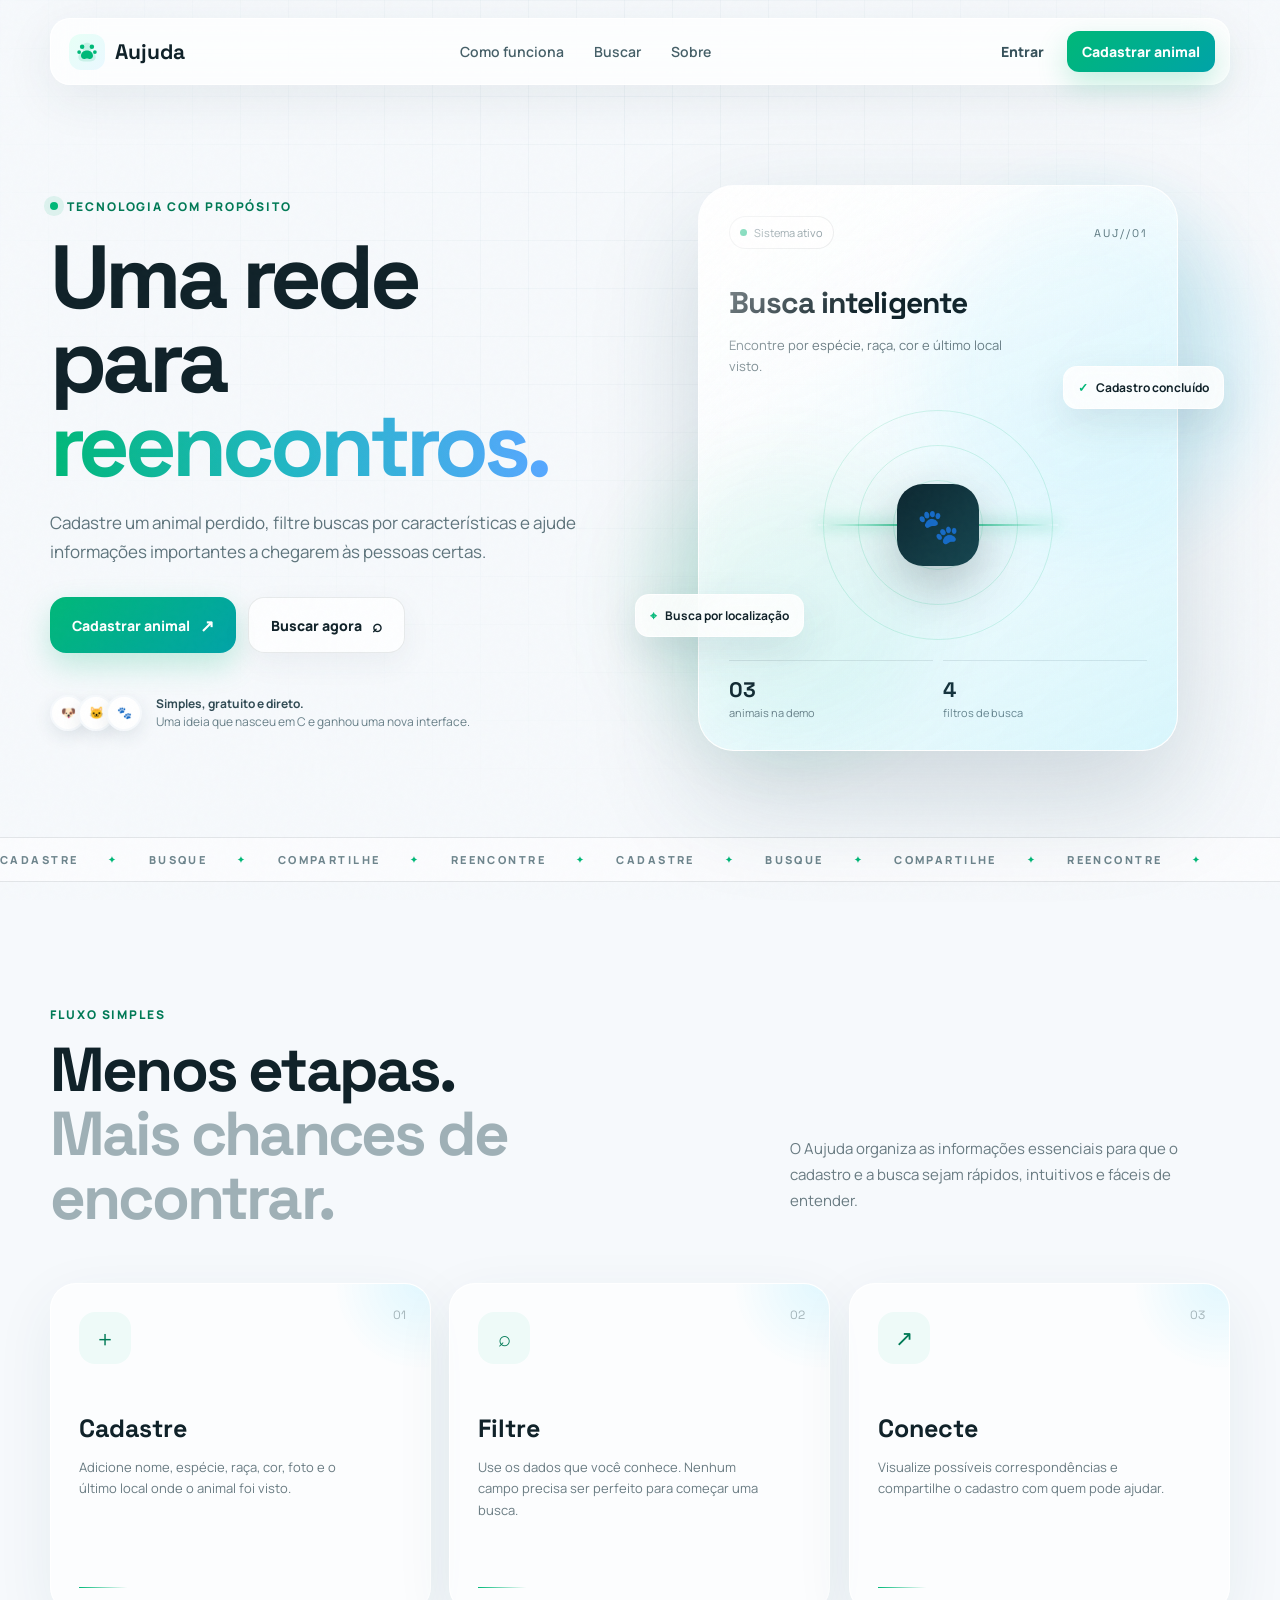
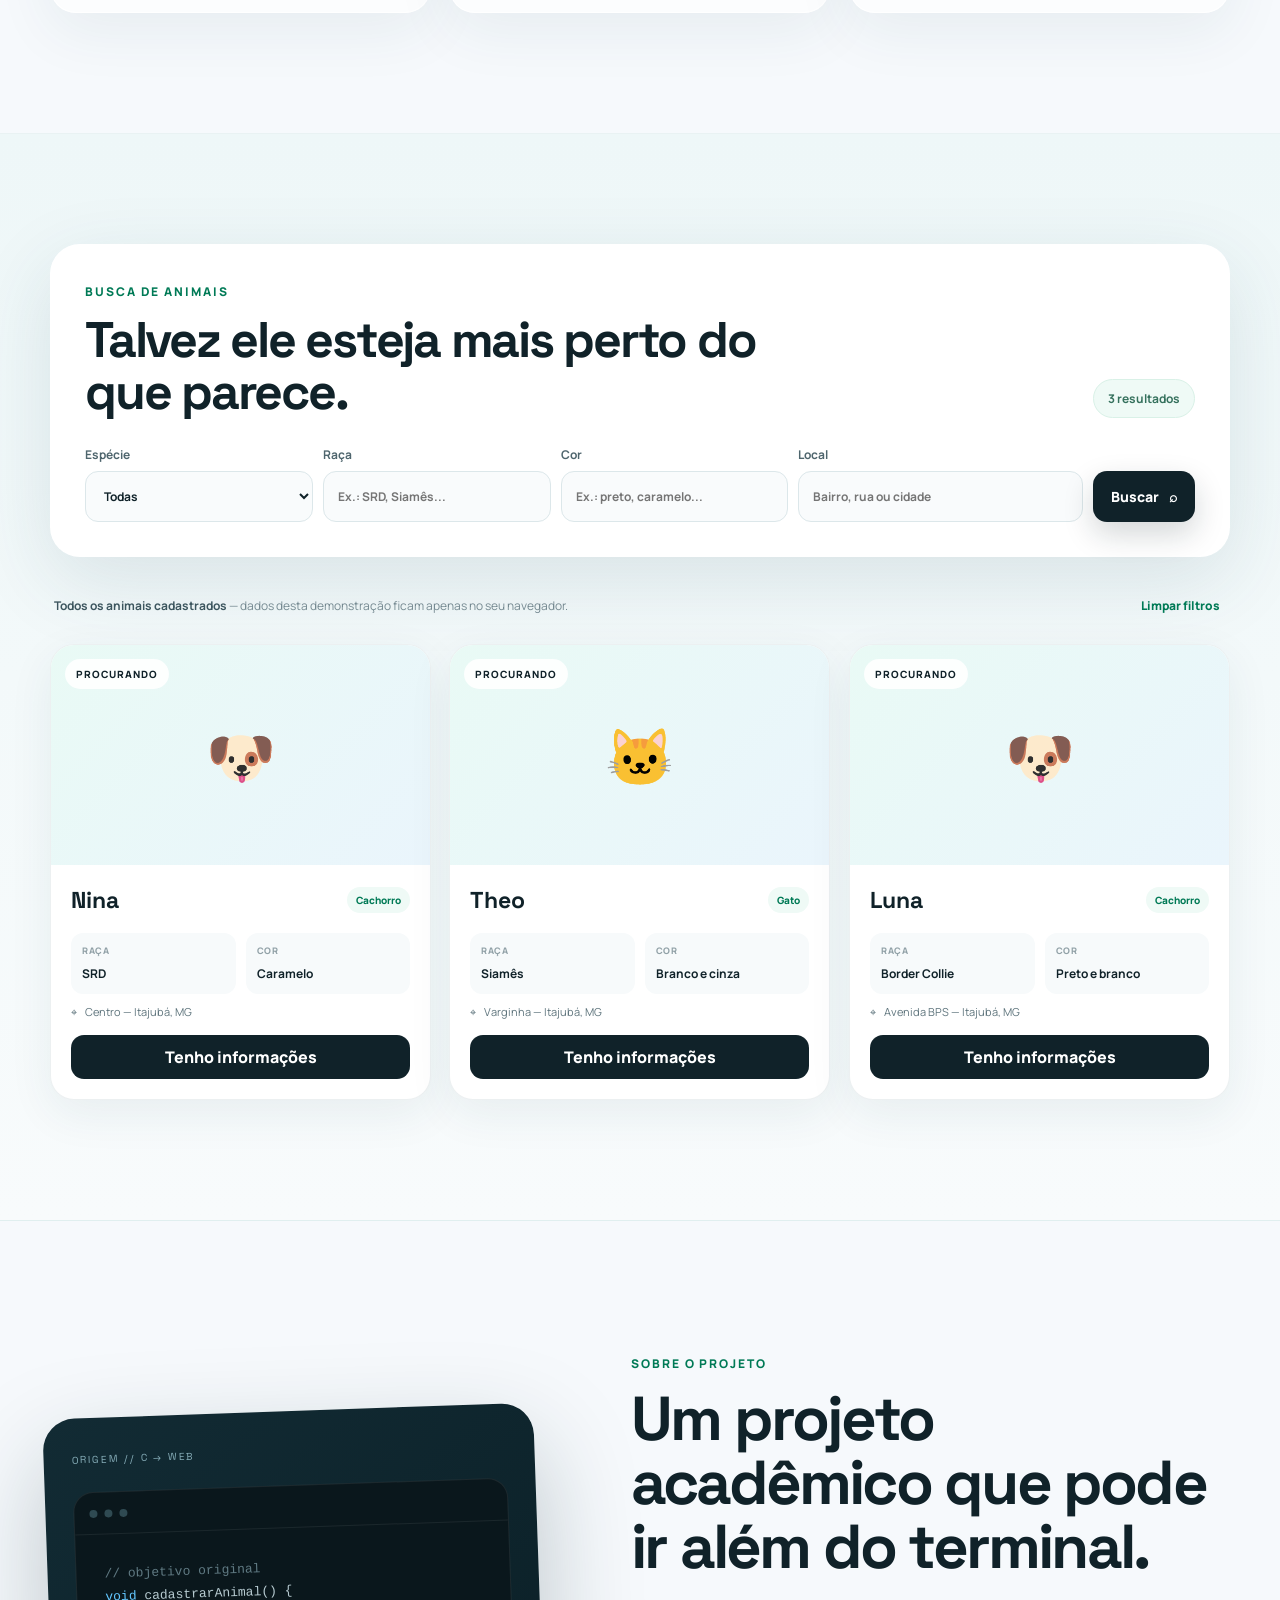
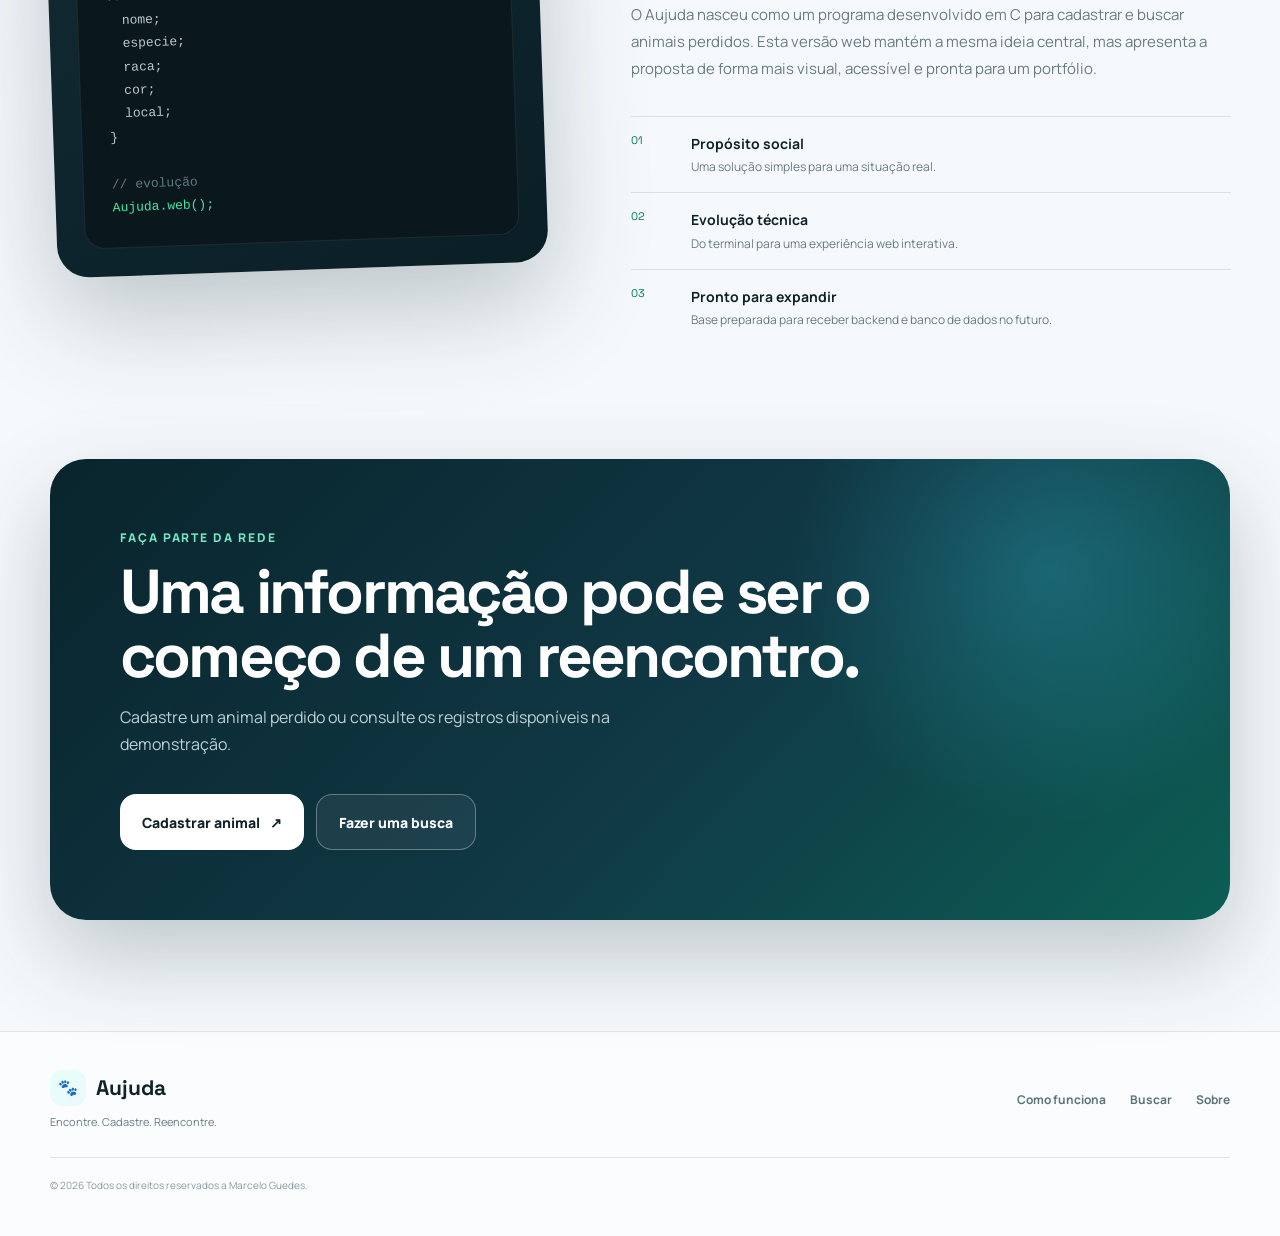
<file: index.html>
<!DOCTYPE html>
<html lang="pt-BR">
<head>
  <meta charset="UTF-8" />
  <meta name="viewport" content="width=device-width, initial-scale=1.0" />
  <meta name="description" content="Aujuda — plataforma para cadastrar e buscar animais perdidos." />
  <meta name="theme-color" content="#f7fbff" />

  <title>Aujuda — encontre, cadastre, reencontre</title>

  <link rel="preconnect" href="https://fonts.googleapis.com">
  <link rel="preconnect" href="https://fonts.gstatic.com" crossorigin>

  <link
    href="https://fonts.googleapis.com/css2?family=Manrope:wght@400;500;600;700;800&family=Space+Grotesk:wght@500;600;700&display=swap"
    rel="stylesheet"
  >

  <link rel="stylesheet" href="style.css" />

  <style>
    /* =========================================
       USUÁRIO LOGADO
       ========================================= */

    #userGreeting {
      font-family: "Manrope", sans-serif;
      font-size: 14px;
      color: #536066;
      white-space: nowrap;
      align-items: center;
      gap: 4px;
    }

    #userGreeting:not([hidden]) {
      display: flex;
    }

    #userGreeting strong {
      color: #111;
      font-weight: 800;
    }

    /* Garante que o campo personalizado
       realmente desapareça */
    #customSpeciesWrap[hidden] {
      display: none !important;
    }
  </style>
</head>

<body>

  <div class="cursor-glow" aria-hidden="true"></div>
  <div class="page-grid" aria-hidden="true"></div>
  <div class="noise" aria-hidden="true"></div>


  <!-- =========================================
       HEADER
       ========================================= -->

  <header class="site-header" id="topo">

    <a class="brand" href="#topo" aria-label="Aujuda - início">

      <span class="brand-mark" aria-hidden="true">

        <svg viewBox="0 0 64 64" role="img">

          <path
            d="M32 7c8 0 13 6 13 13 0 4-2 8-5 10 9 2 15 8 15 16 0 7-6 11-14 11H23C15 57 9 53 9 46c0-8 6-14 15-16-3-2-5-6-5-10 0-7 5-13 13-13Z"
            fill="currentColor"
            opacity=".14"
          />

          <circle cx="19" cy="18" r="6" fill="currentColor"/>
          <circle cx="45" cy="18" r="6" fill="currentColor"/>
          <circle cx="11" cy="32" r="5" fill="currentColor"/>
          <circle cx="53" cy="32" r="5" fill="currentColor"/>

          <path
            d="M32 28c-9 0-16 6-16 14 0 6 5 10 12 8 3-1 5-1 8 0 7 2 12-2 12-8 0-8-7-14-16-14Z"
            fill="currentColor"
          />

        </svg>

      </span>

      <span>Aujuda</span>

    </a>


    <nav class="desktop-nav" aria-label="Navegação principal">

      <a href="#como-funciona">Como funciona</a>
      <a href="#buscar">Buscar</a>
      <a href="#sobre">Sobre</a>

    </nav>


    <div class="header-actions">

      <!-- Só aparece depois que o usuário entrar -->
      <div id="userGreeting" hidden>
        Olá! <strong id="userFirstName"></strong>
      </div>


      <!-- Some depois que o usuário entrar -->
      <button
        class="btn btn-ghost btn-small"
        id="loginButton"
        data-open="auth"
      >
        Entrar
      </button>


      <!-- Continua aparecendo mesmo logado -->
      <button
        class="btn btn-primary btn-small magnetic"
        data-open="register-pet"
      >
        Cadastrar animal
      </button>


      <button
        class="menu-btn"
        aria-label="Abrir menu"
        aria-expanded="false"
      >
        <span></span>
        <span></span>
      </button>

    </div>


    <div class="mobile-menu" aria-hidden="true">

      <a href="#como-funciona">Como funciona</a>
      <a href="#buscar">Buscar</a>
      <a href="#sobre">Sobre</a>

      <button
        class="btn btn-primary"
        data-open="register-pet"
      >
        Cadastrar animal
      </button>

    </div>

  </header>



  <!-- =========================================
       CONTEÚDO PRINCIPAL
       ========================================= -->

  <main>


    <!-- HERO -->

    <section class="hero section-shell">

      <div class="hero-copy reveal">

        <div class="eyebrow">
          <span class="live-dot"></span>
          Tecnologia com propósito
        </div>

        <h1>
          Uma rede para
          <span class="gradient-text">reencontros.</span>
        </h1>

        <p class="hero-lead">
          Cadastre um animal perdido, filtre buscas por características
          e ajude informações importantes a chegarem às pessoas certas.
        </p>


        <div class="hero-actions">

          <button
            class="btn btn-primary btn-large magnetic"
            data-open="register-pet"
          >

            <span>Cadastrar animal</span>
            <span class="btn-icon">↗</span>

          </button>


          <a
            class="btn btn-glass btn-large"
            href="#buscar"
          >

            <span>Buscar agora</span>
            <span class="btn-icon">⌕</span>

          </a>

        </div>


        <div class="hero-trust">

          <div class="mini-avatars" aria-hidden="true">
            <span>🐶</span>
            <span>🐱</span>
            <span>🐾</span>
          </div>

          <p>
            <strong>Simples, gratuito e direto.</strong>
            <br>
            Uma ideia que nasceu em C e ganhou uma nova interface.
          </p>

        </div>

      </div>



      <div class="hero-visual reveal" data-delay="120">

        <div class="orb orb-one"></div>
        <div class="orb orb-two"></div>


        <div class="device-card tilt-card">

          <div class="device-topbar">

            <span class="status-pill">
              <span></span>
              Sistema ativo
            </span>

            <span class="device-time">
              AUJ//01
            </span>

          </div>


          <div class="device-title">
            Busca inteligente
          </div>


          <p>
            Encontre por espécie, raça, cor e último local visto.
          </p>


          <div class="scan-area">

            <div class="scan-ring ring-1"></div>
            <div class="scan-ring ring-2"></div>
            <div class="scan-ring ring-3"></div>

            <div class="scan-core">
              🐾
            </div>

            <div class="scan-line"></div>

          </div>


          <div class="device-stats">

            <div>
              <strong id="heroPetCount">03</strong>
              <span>animais na demo</span>
            </div>

            <div>
              <strong>4</strong>
              <span>filtros de busca</span>
            </div>

          </div>

        </div>


        <div class="float-chip chip-one">
          <span>✓</span>
          Cadastro concluído
        </div>


        <div class="float-chip chip-two">
          <span>⌖</span>
          Busca por localização
        </div>

      </div>

    </section>



    <!-- TICKER -->

    <section
      class="ticker"
      aria-label="Características da plataforma"
    >

      <div class="ticker-track">

        <span>CADASTRE</span>
        <b>✦</b>

        <span>BUSQUE</span>
        <b>✦</b>

        <span>COMPARTILHE</span>
        <b>✦</b>

        <span>REENCONTRE</span>
        <b>✦</b>


        <span>CADASTRE</span>
        <b>✦</b>

        <span>BUSQUE</span>
        <b>✦</b>

        <span>COMPARTILHE</span>
        <b>✦</b>

        <span>REENCONTRE</span>
        <b>✦</b>

      </div>

    </section>



    <!-- COMO FUNCIONA -->

    <section
      class="process section-shell"
      id="como-funciona"
    >

      <div class="section-heading reveal">

        <div>

          <span class="section-kicker">
            Fluxo simples
          </span>

          <h2>
            Menos etapas.
            <br>

            <span class="muted-heading">
              Mais chances de encontrar.
            </span>

          </h2>

        </div>


        <p>
          O Aujuda organiza as informações essenciais para que
          o cadastro e a busca sejam rápidos, intuitivos
          e fáceis de entender.
        </p>

      </div>



      <div class="steps-grid">


        <article
          class="step-card reveal"
          data-delay="0"
        >

          <span class="step-number">
            01
          </span>

          <div class="step-icon">
            ＋
          </div>

          <h3>
            Cadastre
          </h3>

          <p>
            Adicione nome, espécie, raça, cor, foto e o último
            local onde o animal foi visto.
          </p>

          <div class="card-line"></div>

        </article>



        <article
          class="step-card reveal"
          data-delay="90"
        >

          <span class="step-number">
            02
          </span>

          <div class="step-icon">
            ⌕
          </div>

          <h3>
            Filtre
          </h3>

          <p>
            Use os dados que você conhece. Nenhum campo precisa
            ser perfeito para começar uma busca.
          </p>

          <div class="card-line"></div>

        </article>



        <article
          class="step-card reveal"
          data-delay="180"
        >

          <span class="step-number">
            03
          </span>

          <div class="step-icon">
            ↗
          </div>

          <h3>
            Conecte
          </h3>

          <p>
            Visualize possíveis correspondências e compartilhe
            o cadastro com quem pode ajudar.
          </p>

          <div class="card-line"></div>

        </article>


      </div>

    </section>



    <!-- BUSCA -->

    <section
      class="search-section"
      id="buscar"
    >

      <div class="section-shell">


        <div class="search-panel reveal">


          <div class="search-header">

            <div>

              <span class="section-kicker">
                Busca de animais
              </span>

              <h2>
                Talvez ele esteja mais perto do que parece.
              </h2>

            </div>


            <div class="result-badge">

              <span id="resultCount">
                3
              </span>

              resultados

            </div>

          </div>



          <form
            class="search-form"
            id="searchForm"
          >


            <label>

              <span>
                Espécie
              </span>


              <select id="filterSpecies">

                <option value="">
                  Todas
                </option>

                <option value="Cachorro">
                  Cachorro
                </option>

                <option value="Gato">
                  Gato
                </option>

                <option value="Ave">
                  Ave
                </option>

                <option value="Coelho">
                  Coelho
                </option>

                <option value="Hamster">
                  Hamster
                </option>

                <option value="Porquinho-da-índia">
                  Porquinho-da-índia
                </option>

                <option value="Tartaruga">
                  Tartaruga
                </option>

                <option value="Cavalo">
                  Cavalo
                </option>

                <option value="Outro">
                  Outro
                </option>

              </select>

            </label>



            <label>

              <span>
                Raça
              </span>

              <input
                id="filterBreed"
                type="text"
                placeholder="Ex.: SRD, Siamês..."
              />

            </label>



            <label>

              <span>
                Cor
              </span>

              <input
                id="filterColor"
                type="text"
                placeholder="Ex.: preto, caramelo..."
              />

            </label>



            <label>

              <span>
                Local
              </span>

              <input
                id="filterLocation"
                type="text"
                placeholder="Bairro, rua ou cidade"
              />

            </label>



            <button
              class="btn btn-dark search-submit"
              type="submit"
            >

              <span>
                Buscar
              </span>

              <span>
                ⌕
              </span>

            </button>


          </form>

        </div>



        <div class="results-toolbar reveal">

          <p>

            <strong id="resultsLabel">
              Todos os animais cadastrados
            </strong>

            <span>
              — dados desta demonstração ficam apenas no seu navegador.
            </span>

          </p>


          <button
            class="text-button"
            id="clearFilters"
          >

            Limpar filtros

          </button>

        </div>



        <div
          class="animal-grid"
          id="animalGrid"
          aria-live="polite"
        ></div>



        <div
          class="empty-state"
          id="emptyState"
          hidden
        >

          <div class="empty-icon">
            ⌕
          </div>

          <h3>
            Nenhum resultado encontrado
          </h3>

          <p>
            Tente remover algum filtro ou pesquisar
            por termos mais amplos.
          </p>

          <button
            class="btn btn-glass"
            id="emptyClear"
          >

            Limpar busca

          </button>

        </div>


      </div>

    </section>



    <!-- SOBRE -->

    <section
      class="mission section-shell"
      id="sobre"
    >


      <div class="mission-visual reveal">

        <div class="mission-card">

          <span class="mission-label">
            ORIGEM // C → WEB
          </span>


          <div class="code-window">

            <div class="code-bar">
              <span></span>
              <span></span>
              <span></span>
            </div>


            <pre><code><span class="code-muted">// objetivo original</span>
<span class="code-key">void</span> cadastrarAnimal() {
  nome;
  especie;
  raca;
  cor;
  local;
}

<span class="code-muted">// evolução</span>
<span class="code-good">Aujuda.web();</span></code></pre>

          </div>

        </div>

      </div>



      <div
        class="mission-copy reveal"
        data-delay="120"
      >

        <span class="section-kicker">
          Sobre o projeto
        </span>


        <h2>
          Um projeto acadêmico que pode ir além do terminal.
        </h2>


        <p>
          O Aujuda nasceu como um programa desenvolvido em C para
          cadastrar e buscar animais perdidos. Esta versão web mantém
          a mesma ideia central, mas apresenta a proposta de forma mais
          visual, acessível e pronta para um portfólio.
        </p>



        <div class="mission-points">


          <div>

            <span>
              01
            </span>

            <p>
              <strong>
                Propósito social
              </strong>

              Uma solução simples para uma situação real.
            </p>

          </div>



          <div>

            <span>
              02
            </span>

            <p>
              <strong>
                Evolução técnica
              </strong>

              Do terminal para uma experiência web interativa.
            </p>

          </div>



          <div>

            <span>
              03
            </span>

            <p>
              <strong>
                Pronto para expandir
              </strong>

              Base preparada para receber backend
              e banco de dados no futuro.
            </p>

          </div>


        </div>

      </div>

    </section>



    <!-- CTA -->

    <section class="cta section-shell reveal">

      <div class="cta-box">

        <div class="cta-glow"></div>


        <span class="section-kicker light">
          Faça parte da rede
        </span>


        <h2>
          Uma informação pode ser o começo de um reencontro.
        </h2>


        <p>
          Cadastre um animal perdido ou consulte
          os registros disponíveis na demonstração.
        </p>


        <div class="cta-actions">


          <button
            class="btn btn-white btn-large magnetic"
            data-open="register-pet"
          >

            Cadastrar animal

            <span>
              ↗
            </span>

          </button>


          <a
            class="btn btn-outline-light btn-large"
            href="#buscar"
          >

            Fazer uma busca

          </a>


        </div>

      </div>

    </section>


  </main>



  <!-- =========================================
       FOOTER
       ========================================= -->

  <footer>

    <div class="section-shell footer-inner">


      <div>

        <a
          class="brand"
          href="#topo"
        >

          <span class="brand-mark mini">
            🐾
          </span>

          <span>
            Aujuda
          </span>

        </a>


        <p>
          Encontre. Cadastre. Reencontre.
        </p>

      </div>



      <div class="footer-links">

        <a href="#como-funciona">
          Como funciona
        </a>

        <a href="#buscar">
          Buscar
        </a>

        <a href="#sobre">
          Sobre
        </a>

      </div>



      <p class="copyright">

        ©

        <span id="year"></span>

        Todos os direitos reservados a Marcelo Guedes.

      </p>


    </div>

  </footer>



  <!-- =========================================
       FUNDO DOS MODAIS
       ========================================= -->

  <div
    class="modal-backdrop"
    id="modalBackdrop"
    aria-hidden="true"
  ></div>



  <!-- =========================================
       CADASTRO DE ANIMAL
       ========================================= -->

  <section
    class="modal"
    id="register-pet"
    role="dialog"
    aria-modal="true"
    aria-labelledby="petModalTitle"
    aria-hidden="true"
  >


    <button
      class="modal-close"
      data-close
      aria-label="Fechar"
    >
      ×
    </button>



    <div class="modal-heading">

      <span class="section-kicker">
        Novo cadastro
      </span>


      <h2 id="petModalTitle">
        Cadastre seu aumigo.
      </h2>


      <p>
        Preencha o que souber.
        Você poderá complementar as informações depois.
      </p>

    </div>



    <form
      class="pet-form"
      id="petForm"
    >


      <!-- FOTO -->

      <div
        class="photo-upload"
        id="photoUpload"
      >


        <input
          type="file"
          id="petPhoto"
          accept="image/*"
          hidden
        />


        <div
          class="photo-preview"
          id="photoPreview"
        >

          <span>
            ＋
          </span>

          <small>
            Adicionar foto
          </small>

        </div>


        <div>

          <strong>
            Foto do animal
          </strong>

          <p>
            Ajuda muito na identificação.
            JPG, PNG ou WEBP.
          </p>

        </div>


      </div>



      <div class="form-grid">


        <!-- NOME -->

        <label>

          <span>
            Nome do animal
          </span>

          <input
            name="name"
            required
            placeholder="Ex.: Thor"
          />

        </label>



        <!-- ESPÉCIE -->

        <label>

          <span>
            Espécie
          </span>


          <select
            name="species"
            id="petSpecies"
            required
          >

            <option value="">
              Selecione
            </option>


            <option value="Cachorro">
              Cachorro
            </option>


            <option value="Gato">
              Gato
            </option>


            <option value="Ave">
              Ave
            </option>


            <option value="Coelho">
              Coelho
            </option>


            <option value="Hamster">
              Hamster
            </option>


            <option value="Porquinho-da-índia">
              Porquinho-da-índia
            </option>


            <option value="Tartaruga">
              Tartaruga
            </option>


            <option value="Cavalo">
              Cavalo
            </option>


            <option value="Outro">
              Outro
            </option>

          </select>

        </label>



        <!--
          ESTE CAMPO COMEÇA ESCONDIDO.
          SÓ APARECE QUANDO O USUÁRIO
          ESCOLHER "OUTRO".
        -->

        <label
          class="full custom-species"
          id="customSpeciesWrap"
          hidden
        >

          <span>
            Qual espécie?
          </span>


          <input
            id="customSpecies"
            placeholder="Digite a espécie"
          />

        </label>



        <!-- RAÇA -->

        <label>

          <span>
            Raça
          </span>

          <input
            name="breed"
            placeholder="Ex.: SRD"
          />

        </label>



        <!-- COR -->

        <label>

          <span>
            Cor
          </span>

          <input
            name="color"
            required
            placeholder="Ex.: Caramelo"
          />

        </label>



        <!-- LOCAL -->

        <label class="full">

          <span>
            Último local visto
          </span>

          <input
            name="location"
            required
            placeholder="Rua, bairro ou ponto de referência"
          />

        </label>


      </div>



      <button
        class="btn btn-primary btn-large full-button"
        type="submit"
      >

        Finalizar cadastro

        <span>
          ↗
        </span>

      </button>


    </form>

  </section>



  <!-- =========================================
       LOGIN / CADASTRO
       ========================================= -->

  <section
    class="modal auth-modal"
    id="auth"
    role="dialog"
    aria-modal="true"
    aria-labelledby="authTitle"
    aria-hidden="true"
  >


    <button
      class="modal-close"
      data-close
      aria-label="Fechar"
    >
      ×
    </button>



    <div class="modal-heading">

      <span class="section-kicker">
        Área do usuário
      </span>

      <h2 id="authTitle">
        Entre no Aujuda.
      </h2>

      <p>
        Demonstração local:
        nenhuma informação é enviada para um servidor.
      </p>

    </div>



    <div class="auth-tabs">

      <button
        class="active"
        data-auth-tab="login"
      >
        Entrar
      </button>


      <button
        data-auth-tab="signup"
      >
        Criar conta
      </button>

    </div>



    <!-- LOGIN -->

    <form
      class="auth-form active"
      id="loginForm"
      data-auth-panel="login"
    >


      <label>

        <span>
          E-mail
        </span>

        <input
          type="email"
          required
          placeholder="voce@email.com"
        />

      </label>



      <label>

        <span>
          Senha
        </span>

        <input
          type="password"
          required
          placeholder="••••••••"
        />

      </label>



      <button
        class="btn btn-dark btn-large full-button"
        type="submit"
      >
        Entrar
      </button>


    </form>



    <!-- CRIAR CONTA -->

    <form
      class="auth-form"
      id="signupForm"
      data-auth-panel="signup"
    >


      <label>

        <span>
          Nome completo
        </span>

        <input
          type="text"
          required
          placeholder="Seu nome"
        />

      </label>



      <label>

        <span>
          E-mail
        </span>

        <input
          type="email"
          required
          placeholder="voce@email.com"
        />

      </label>



      <label>

        <span>
          Senha
        </span>

        <input
          type="password"
          minlength="4"
          required
          placeholder="Crie uma senha"
        />

      </label>



      <button
        class="btn btn-primary btn-large full-button"
        type="submit"
      >
        Criar conta
      </button>


    </form>

  </section>



  <!-- =========================================
       NOTIFICAÇÃO
       ========================================= -->

  <div
    class="toast"
    id="toast"
    role="status"
    aria-live="polite"
  >

    <span class="toast-icon">
      ✓
    </span>


    <div>

      <strong id="toastTitle">
        Tudo certo!
      </strong>

      <p id="toastMessage">
        Operação concluída.
      </p>

    </div>

  </div>



  <!-- SCRIPT ORIGINAL DO SITE -->

  <script src="script.js"></script>



  <!-- =========================================
       CORREÇÕES ADICIONAIS
       ========================================= -->

  <script>

    /*
    ============================================
    CONTROLE DO CAMPO "OUTRO"
    ============================================
    */

    const speciesSelect =
      document.getElementById("petSpecies");

    const customSpeciesWrap =
      document.getElementById("customSpeciesWrap");

    const customSpecies =
      document.getElementById("customSpecies");


    function atualizarCampoEspecie() {

      if (speciesSelect.value === "Outro") {

        customSpeciesWrap.hidden = false;

        customSpecies.required = true;

        setTimeout(() => {
          customSpecies.focus();
        }, 100);

      }

      else {

        customSpeciesWrap.hidden = true;

        customSpecies.required = false;

        customSpecies.value = "";

      }

    }


    speciesSelect.addEventListener(
      "change",
      atualizarCampoEspecie
    );


    /*
    Garante que, ao carregar a página,
    o campo esteja escondido.
    */

    atualizarCampoEspecie();



    /*
    ============================================
    USUÁRIO LOGADO
    ============================================
    */

    function atualizarCabecalhoUsuario() {

      const user = JSON.parse(
        localStorage.getItem("aujuda_user") || "null"
      );


      const loggedIn =
        localStorage.getItem("aujuda_logged_in") === "true";


      const loginButton =
        document.getElementById("loginButton");


      const userGreeting =
        document.getElementById("userGreeting");


      const userFirstName =
        document.getElementById("userFirstName");


      /*
      Se existe usuário e ele realizou login
      */

      if (
        user &&
        loggedIn &&
        user.name
      ) {

        const primeiroNome =
          user.name
            .trim()
            .split(" ")[0];


        /*
        Esconde botão "Entrar"
        */

        loginButton.hidden = true;


        /*
        Mostra "Olá! Nome"
        */

        userGreeting.hidden = false;

        userFirstName.textContent =
          primeiroNome;

      }

      else {

        /*
        Usuário não logado
        */

        loginButton.hidden = false;

        userGreeting.hidden = true;

        userFirstName.textContent = "";

      }

    }



    /*
    ============================================
    DETECTA LOGIN
    ============================================

    Este evento roda antes do evento existente
    no script.js.

    Assim conseguimos salvar o estado de login
    sem precisar alterar seu script.js.
    */

    const loginForm =
      document.getElementById("loginForm");


    loginForm.addEventListener(
      "submit",

      function () {

        const inputs =
          this.querySelectorAll("input");


        const email =
          inputs[0].value.trim();


        const password =
          inputs[1].value;


        const user =
          JSON.parse(
            localStorage.getItem("aujuda_user")
            || "null"
          );


        /*
        Só considera logado caso
        e-mail e senha estejam corretos
        */

        if (
          user &&
          user.email === email &&
          user.password === password
        ) {

          localStorage.setItem(
            "aujuda_logged_in",
            "true"
          );


          /*
          Atualiza depois que o script original
          terminar o processo de login.
          */

          setTimeout(
            atualizarCabecalhoUsuario,
            0
          );

        }

      },

      true
    );



    /*
    ============================================
    BUSCA POR ESPÉCIE
    ============================================

    Atualiza a lógica da busca para considerar
    as novas espécies adicionadas.
    */


    const especiesConhecidas = [

      "cachorro",
      "gato",
      "ave",
      "coelho",
      "hamster",
      "porquinho-da-india",
      "tartaruga",
      "cavalo"

    ];


    /*
    Substitui a função de busca antiga,
    mantendo o resto do sistema funcionando.
    */

    runSearch = function () {


      const species =
        normalize(
          document.getElementById(
            "filterSpecies"
          ).value
        );


      const breed =
        normalize(
          document.getElementById(
            "filterBreed"
          ).value
        );


      const color =
        normalize(
          document.getElementById(
            "filterColor"
          ).value
        );


      const location =
        normalize(
          document.getElementById(
            "filterLocation"
          ).value
        );



      const list =
        animals.filter(animal => {


          const especieAnimal =
            normalize(animal.species);



          /*
          FILTRO DE ESPÉCIE
          */

          const especieCorresponde =

            !species

            ||

            especieAnimal === species

            ||

            (
              species === "outro"

              &&

              !especiesConhecidas.includes(
                especieAnimal
              )
            );



          /*
          FILTRO DE RAÇA
          */

          const racaCorresponde =

            !breed

            ||

            normalize(
              animal.breed
            ).includes(breed);



          /*
          FILTRO DE COR
          */

          const corCorresponde =

            !color

            ||

            normalize(
              animal.color
            ).includes(color);



          /*
          FILTRO DE LOCALIZAÇÃO
          */

          const localCorresponde =

            !location

            ||

            normalize(
              animal.location
            ).includes(location);



          return (

            especieCorresponde

            &&

            racaCorresponde

            &&

            corCorresponde

            &&

            localCorresponde

          );

        });



      renderAnimals(list);



      const resultsLabel =
        document.getElementById(
          "resultsLabel"
        );


      if (
        list.length === animals.length
      ) {

        resultsLabel.textContent =
          "Todos os animais cadastrados";

      }

      else {

        resultsLabel.textContent =

          `Busca filtrada — ${list.length} correspondência${

            list.length === 1
              ? ""
              : "s"

          }`;

      }

    };



    /*
    ============================================
    VERIFICA LOGIN AO ABRIR O SITE
    ============================================

    Isso faz com que o usuário continue vendo:

    Olá! Marcelo

    mesmo depois de atualizar a página.
    */

    atualizarCabecalhoUsuario();

  </script>


</body>
</html>
</file>
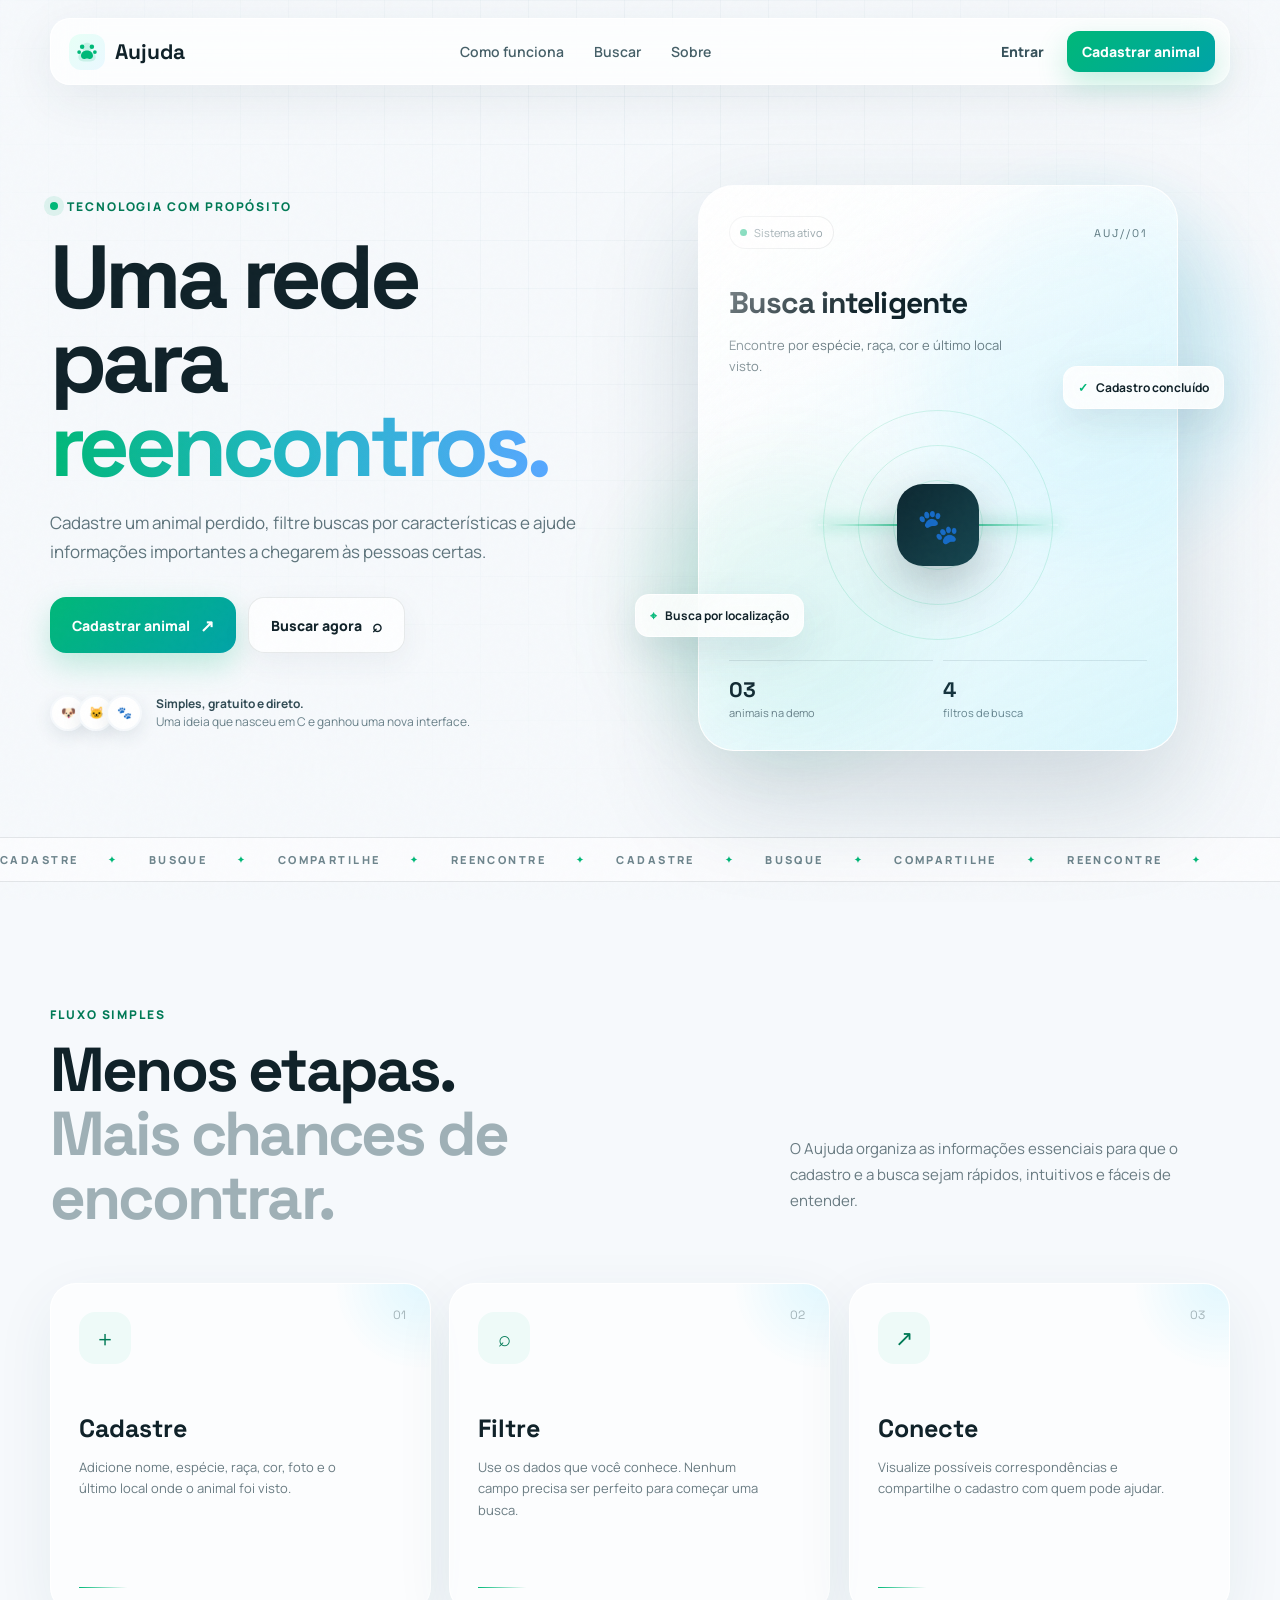
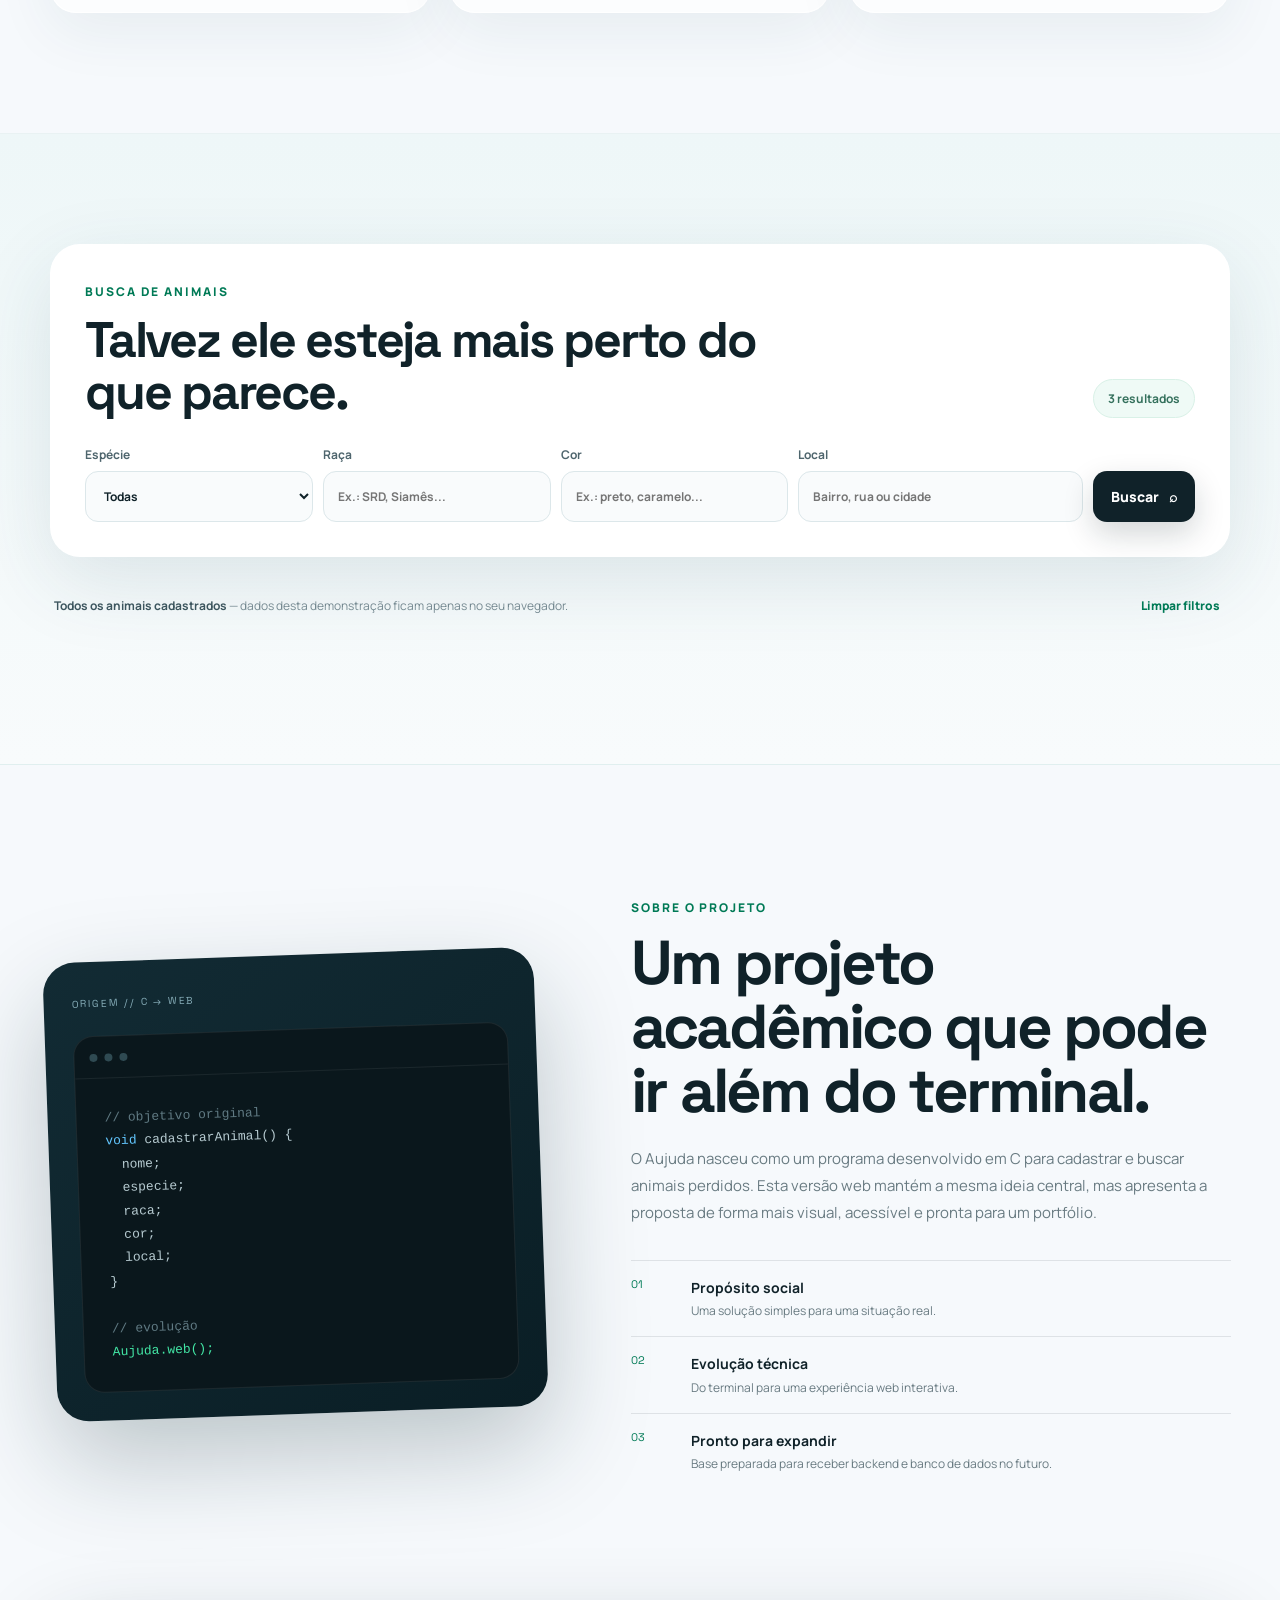
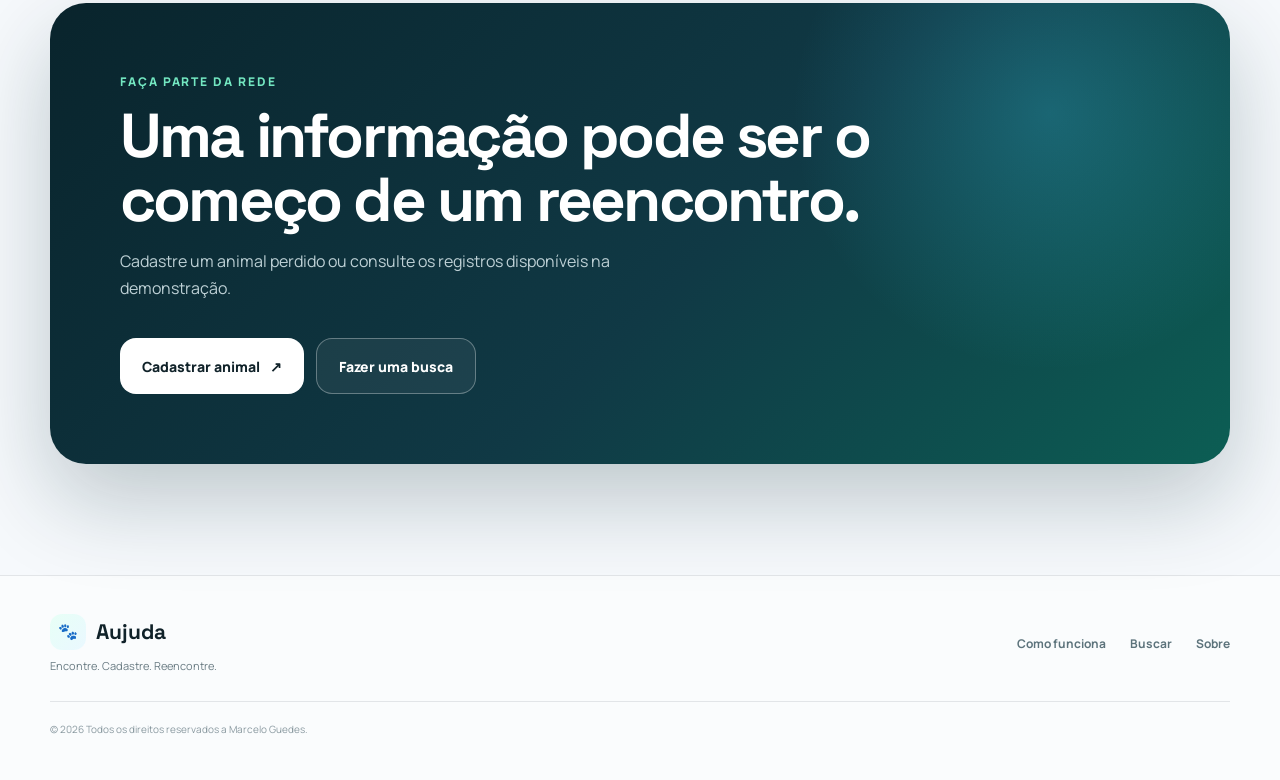
<file: indexanimal.html>
<!DOCTYPE html>
<html lang="pt-BR">
<head>
  <meta charset="UTF-8" />
  <meta name="viewport" content="width=device-width, initial-scale=1.0" />
  <meta name="description" content="Aujuda — plataforma para cadastrar e buscar animais perdidos." />
  <meta name="theme-color" content="#f7fbff" />
  <title>Aujuda — encontre, cadastre, reencontre</title>
  <link rel="preconnect" href="https://fonts.googleapis.com">
  <link rel="preconnect" href="https://fonts.gstatic.com" crossorigin>
  <link href="https://fonts.googleapis.com/css2?family=Manrope:wght@400;500;600;700;800&family=Space+Grotesk:wght@500;600;700&display=swap" rel="stylesheet">
  <link rel="stylesheet" href="style.css" />
</head>
<body>
  <div class="cursor-glow" aria-hidden="true"></div>
  <div class="page-grid" aria-hidden="true"></div>
  <div class="noise" aria-hidden="true"></div>

  <header class="site-header" id="topo">
    <a class="brand" href="#topo" aria-label="Aujuda - início">
      <span class="brand-mark" aria-hidden="true">
        <svg viewBox="0 0 64 64" role="img"><path d="M32 7c8 0 13 6 13 13 0 4-2 8-5 10 9 2 15 8 15 16 0 7-6 11-14 11H23C15 57 9 53 9 46c0-8 6-14 15-16-3-2-5-6-5-10 0-7 5-13 13-13Z" fill="currentColor" opacity=".14"/><circle cx="19" cy="18" r="6" fill="currentColor"/><circle cx="45" cy="18" r="6" fill="currentColor"/><circle cx="11" cy="32" r="5" fill="currentColor"/><circle cx="53" cy="32" r="5" fill="currentColor"/><path d="M32 28c-9 0-16 6-16 14 0 6 5 10 12 8 3-1 5-1 8 0 7 2 12-2 12-8 0-8-7-14-16-14Z" fill="currentColor"/></svg>
      </span>
      <span>Aujuda</span>
    </a>

    <nav class="desktop-nav" aria-label="Navegação principal">
      <a href="#como-funciona">Como funciona</a>
      <a href="#buscar">Buscar</a>
      <a href="#sobre">Sobre</a>
    </nav>

    <div class="header-actions">
      <button class="btn btn-ghost btn-small" data-open="auth">Entrar</button>
      <button class="btn btn-primary btn-small magnetic" data-open="register-pet">Cadastrar animal</button>
      <button class="menu-btn" aria-label="Abrir menu" aria-expanded="false">
        <span></span><span></span>
      </button>
    </div>
  </header>

  <div class="mobile-menu" aria-hidden="true">
    <a href="#como-funciona">Como funciona</a>
    <a href="#buscar">Buscar</a>
    <a href="#sobre">Sobre</a>
    <button class="btn btn-primary" data-open="register-pet">Cadastrar animal</button>
  </div>

  <main>
    <section class="hero section-shell">
      <div class="hero-copy reveal">
        <div class="eyebrow"><span class="live-dot"></span> Tecnologia com propósito</div>
        <h1>Uma rede para <span class="gradient-text">reencontros.</span></h1>
        <p class="hero-lead">Cadastre um animal perdido, filtre buscas por características e ajude informações importantes a chegarem às pessoas certas.</p>
        <div class="hero-actions">
          <button class="btn btn-primary btn-large magnetic" data-open="register-pet">
            <span>Cadastrar animal</span>
            <span class="btn-icon">↗</span>
          </button>
          <a class="btn btn-glass btn-large" href="#buscar">
            <span>Buscar agora</span>
            <span class="btn-icon">⌕</span>
          </a>
        </div>
        <div class="hero-trust">
          <div class="mini-avatars" aria-hidden="true"><span>🐶</span><span>🐱</span><span>🐾</span></div>
          <p><strong>Simples, gratuito e direto.</strong><br>Uma ideia que nasceu em C e ganhou uma nova interface.</p>
        </div>
      </div>

      <div class="hero-visual reveal" data-delay="120">
        <div class="orb orb-one"></div>
        <div class="orb orb-two"></div>
        <div class="device-card tilt-card">
          <div class="device-topbar">
            <span class="status-pill"><span></span> Sistema ativo</span>
            <span class="device-time">AUJ//01</span>
          </div>
          <div class="device-title">Busca inteligente</div>
          <p>Encontre por espécie, raça, cor e último local visto.</p>
          <div class="scan-area">
            <div class="scan-ring ring-1"></div>
            <div class="scan-ring ring-2"></div>
            <div class="scan-ring ring-3"></div>
            <div class="scan-core">🐾</div>
            <div class="scan-line"></div>
          </div>
          <div class="device-stats">
            <div><strong id="heroPetCount">03</strong><span>animais na demo</span></div>
            <div><strong>4</strong><span>filtros de busca</span></div>
          </div>
        </div>
        <div class="float-chip chip-one"><span>✓</span> Cadastro concluído</div>
        <div class="float-chip chip-two"><span>⌖</span> Busca por localização</div>
      </div>
    </section>

    <section class="ticker" aria-label="Características da plataforma">
      <div class="ticker-track">
        <span>CADASTRE</span><b>✦</b><span>BUSQUE</span><b>✦</b><span>COMPARTILHE</span><b>✦</b><span>REENCONTRE</span><b>✦</b>
        <span>CADASTRE</span><b>✦</b><span>BUSQUE</span><b>✦</b><span>COMPARTILHE</span><b>✦</b><span>REENCONTRE</span><b>✦</b>
      </div>
    </section>

    <section class="process section-shell" id="como-funciona">
      <div class="section-heading reveal">
        <div>
          <span class="section-kicker">Fluxo simples</span>
          <h2>Menos etapas.<br><span class="muted-heading">Mais chances de encontrar.</span></h2>
        </div>
        <p>O Aujuda organiza as informações essenciais para que o cadastro e a busca sejam rápidos, intuitivos e fáceis de entender.</p>
      </div>

      <div class="steps-grid">
        <article class="step-card reveal" data-delay="0">
          <span class="step-number">01</span>
          <div class="step-icon">＋</div>
          <h3>Cadastre</h3>
          <p>Adicione nome, espécie, raça, cor, foto e o último local onde o animal foi visto.</p>
          <div class="card-line"></div>
        </article>
        <article class="step-card reveal" data-delay="90">
          <span class="step-number">02</span>
          <div class="step-icon">⌕</div>
          <h3>Filtre</h3>
          <p>Use os dados que você conhece. Nenhum campo precisa ser perfeito para começar uma busca.</p>
          <div class="card-line"></div>
        </article>
        <article class="step-card reveal" data-delay="180">
          <span class="step-number">03</span>
          <div class="step-icon">↗</div>
          <h3>Conecte</h3>
          <p>Visualize possíveis correspondências e compartilhe o cadastro com quem pode ajudar.</p>
          <div class="card-line"></div>
        </article>
      </div>
    </section>

    <section class="search-section" id="buscar">
      <div class="section-shell">
        <div class="search-panel reveal">
          <div class="search-header">
            <div>
              <span class="section-kicker">Busca de animais</span>
              <h2>Talvez ele esteja mais perto do que parece.</h2>
            </div>
            <div class="result-badge"><span id="resultCount">3</span> resultados</div>
          </div>

          <form class="search-form" id="searchForm">
            <label>
              <span>Espécie</span>
              <select id="filterSpecies">
                <option value="">Todas</option>
                <option>Cachorro</option>
                <option>Gato</option>
                <option>Ave</option>
                <option>Outro</option>
              </select>
            </label>
            <label>
              <span>Raça</span>
              <input id="filterBreed" type="text" placeholder="Ex.: SRD, Siamês..." />
            </label>
            <label>
              <span>Cor</span>
              <input id="filterColor" type="text" placeholder="Ex.: preto, caramelo..." />
            </label>
            <label>
              <span>Local</span>
              <input id="filterLocation" type="text" placeholder="Bairro, rua ou cidade" />
            </label>
            <button class="btn btn-dark search-submit" type="submit"><span>Buscar</span><span>⌕</span></button>
          </form>
        </div>

        <div class="results-toolbar reveal">
          <p><strong id="resultsLabel">Todos os animais cadastrados</strong><span> — dados desta demonstração ficam apenas no seu navegador.</span></p>
          <button class="text-button" id="clearFilters">Limpar filtros</button>
        </div>

        <div class="animal-grid" id="animalGrid" aria-live="polite"></div>
        <div class="empty-state" id="emptyState" hidden>
          <div class="empty-icon">⌕</div>
          <h3>Nenhum resultado encontrado</h3>
          <p>Tente remover algum filtro ou pesquisar por termos mais amplos.</p>
          <button class="btn btn-glass" id="emptyClear">Limpar busca</button>
        </div>
      </div>
    </section>

    <section class="mission section-shell" id="sobre">
      <div class="mission-visual reveal">
        <div class="mission-card">
          <span class="mission-label">ORIGEM // C → WEB</span>
          <div class="code-window">
            <div class="code-bar"><span></span><span></span><span></span></div>
            <pre><code><span class="code-muted">// objetivo original</span>
<span class="code-key">void</span> cadastrarAnimal() {
  nome;
  especie;
  raca;
  cor;
  local;
}

<span class="code-muted">// evolução</span>
<span class="code-good">Aujuda.web();</span></code></pre>
          </div>
        </div>
      </div>
      <div class="mission-copy reveal" data-delay="120">
        <span class="section-kicker">Sobre o projeto</span>
        <h2>Um projeto acadêmico que pode ir além do terminal.</h2>
        <p>O Aujuda nasceu como um programa desenvolvido em C para cadastrar e buscar animais perdidos. Esta versão web mantém a mesma ideia central, mas apresenta a proposta de forma mais visual, acessível e pronta para um portfólio.</p>
        <div class="mission-points">
          <div><span>01</span><p><strong>Propósito social</strong>Uma solução simples para uma situação real.</p></div>
          <div><span>02</span><p><strong>Evolução técnica</strong>Do terminal para uma experiência web interativa.</p></div>
          <div><span>03</span><p><strong>Pronto para expandir</strong>Base preparada para receber backend e banco de dados no futuro.</p></div>
        </div>
      </div>
    </section>

    <section class="cta section-shell reveal">
      <div class="cta-box">
        <div class="cta-glow"></div>
        <span class="section-kicker light">Faça parte da rede</span>
        <h2>Uma informação pode ser o começo de um reencontro.</h2>
        <p>Cadastre um animal perdido ou consulte os registros disponíveis na demonstração.</p>
        <div class="cta-actions">
          <button class="btn btn-white btn-large magnetic" data-open="register-pet">Cadastrar animal <span>↗</span></button>
          <a class="btn btn-outline-light btn-large" href="#buscar">Fazer uma busca</a>
        </div>
      </div>
    </section>
  </main>

  <footer>
    <div class="section-shell footer-inner">
      <div>
        <a class="brand" href="#topo"><span class="brand-mark mini">🐾</span><span>Aujuda</span></a>
        <p>Encontre. Cadastre. Reencontre.</p>
      </div>
      <div class="footer-links">
        <a href="#como-funciona">Como funciona</a>
        <a href="#buscar">Buscar</a>
        <a href="#sobre">Sobre</a>
      </div>
      <p class="copyright">© <span id="year"></span> Todos os direitos reservados a Marcelo Guedes.</p>
    </div>
  </footer>

  <div class="modal-backdrop" id="modalBackdrop" aria-hidden="true"></div>

  <section class="modal" id="register-pet" role="dialog" aria-modal="true" aria-labelledby="petModalTitle" aria-hidden="true">
    <button class="modal-close" data-close aria-label="Fechar">×</button>
    <div class="modal-heading">
      <span class="section-kicker">Novo cadastro</span>
      <h2 id="petModalTitle">Cadastre seu aumigo.</h2>
      <p>Preencha o que souber. Você poderá complementar as informações depois.</p>
    </div>
    <form class="pet-form" id="petForm">
      <div class="photo-upload" id="photoUpload">
        <input type="file" id="petPhoto" accept="image/*" hidden />
        <div class="photo-preview" id="photoPreview"><span>＋</span><small>Adicionar foto</small></div>
        <div><strong>Foto do animal</strong><p>Ajuda muito na identificação. JPG, PNG ou WEBP.</p></div>
      </div>
      <div class="form-grid">
        <label><span>Nome do animal</span><input name="name" required placeholder="Ex.: Thor" /></label>
        <label><span>Espécie</span>
          <select name="species" id="petSpecies" required>
            <option value="">Selecione</option><option>Cachorro</option><option>Gato</option><option>Ave</option><option value="Outro">Outro</option>
          </select>
        </label>
        <label class="full custom-species" id="customSpeciesWrap" hidden><span>Qual espécie?</span><input id="customSpecies" placeholder="Digite a espécie" /></label>
        <label><span>Raça</span><input name="breed" placeholder="Ex.: SRD" /></label>
        <label><span>Cor</span><input name="color" required placeholder="Ex.: Caramelo" /></label>
        <label class="full"><span>Último local visto</span><input name="location" required placeholder="Rua, bairro ou ponto de referência" /></label>
      </div>
      <button class="btn btn-primary btn-large full-button" type="submit">Finalizar cadastro <span>↗</span></button>
    </form>
  </section>

  <section class="modal auth-modal" id="auth" role="dialog" aria-modal="true" aria-labelledby="authTitle" aria-hidden="true">
    <button class="modal-close" data-close aria-label="Fechar">×</button>
    <div class="modal-heading">
      <span class="section-kicker">Área do usuário</span>
      <h2 id="authTitle">Entre no Aujuda.</h2>
      <p>Demonstração local: nenhuma informação é enviada para um servidor.</p>
    </div>
    <div class="auth-tabs">
      <button class="active" data-auth-tab="login">Entrar</button>
      <button data-auth-tab="signup">Criar conta</button>
    </div>
    <form class="auth-form active" id="loginForm" data-auth-panel="login">
      <label><span>E-mail</span><input type="email" required placeholder="voce@email.com" /></label>
      <label><span>Senha</span><input type="password" required placeholder="••••••••" /></label>
      <button class="btn btn-dark btn-large full-button" type="submit">Entrar</button>
    </form>
    <form class="auth-form" id="signupForm" data-auth-panel="signup">
      <label><span>Nome completo</span><input type="text" required placeholder="Seu nome" /></label>
      <label><span>E-mail</span><input type="email" required placeholder="voce@email.com" /></label>
      <label><span>Senha</span><input type="password" minlength="4" required placeholder="Crie uma senha" /></label>
      <button class="btn btn-primary btn-large full-button" type="submit">Criar conta</button>
    </form>
  </section>

  <div class="toast" id="toast" role="status" aria-live="polite">
    <span class="toast-icon">✓</span>
    <div><strong id="toastTitle">Tudo certo!</strong><p id="toastMessage">Operação concluída.</p></div>
  </div>

  <script src="script.js"></script>
</body>
</html>
</file>
<file: style.css>
:root {
  --bg: #f6f9fc;
  --surface: rgba(255,255,255,.78);
  --surface-solid: #ffffff;
  --text: #102229;
  --muted: #697b82;
  --line: rgba(16,34,41,.10);
  --accent: #00b878;
  --accent-2: #40d8ff;
  --accent-dark: #007a56;
  --dark: #102229;
  --shadow: 0 24px 80px rgba(35,70,88,.12);
  --radius-lg: 32px;
  --radius-md: 22px;
}

* { box-sizing: border-box; }
html { scroll-behavior: smooth; }
body {
  margin: 0;
  font-family: 'Manrope', sans-serif;
  color: var(--text);
  background: var(--bg);
  overflow-x: hidden;
}
body.modal-open { overflow: hidden; }
button, input, select { font: inherit; }
button, a { -webkit-tap-highlight-color: transparent; }
a { color: inherit; text-decoration: none; }
img { max-width: 100%; }

.page-grid {
  position: fixed; inset: 0; z-index: -4; pointer-events: none;
  background-image: linear-gradient(rgba(32,95,116,.045) 1px, transparent 1px), linear-gradient(90deg, rgba(32,95,116,.045) 1px, transparent 1px);
  background-size: 48px 48px;
  mask-image: radial-gradient(circle at 50% 12%, #000 0, transparent 72%);
}
.noise {
  position: fixed; inset: 0; z-index: 20; opacity: .025; pointer-events: none;
  background-image: url("data:image/svg+xml,%3Csvg viewBox='0 0 180 180' xmlns='http://www.w3.org/2000/svg'%3E%3Cfilter id='n'%3E%3CfeTurbulence type='fractalNoise' baseFrequency='.9' numOctaves='4' stitchTiles='stitch'/%3E%3C/filter%3E%3Crect width='100%25' height='100%25' filter='url(%23n)' opacity='.8'/%3E%3C/svg%3E");
}
.cursor-glow {
  position: fixed; width: 420px; height: 420px; border-radius: 50%; pointer-events: none; z-index: -2;
  background: radial-gradient(circle, rgba(64,216,255,.11), transparent 65%);
  transform: translate(-50%,-50%); transition: opacity .3s; opacity: 0;
}

.section-shell { width: min(1180px, calc(100% - 48px)); margin: 0 auto; }

.site-header {
  width: min(1180px, calc(100% - 48px)); margin: 18px auto 0; padding: 12px 14px 12px 18px;
  display: flex; align-items: center; justify-content: space-between; position: sticky; top: 16px; z-index: 40;
  background: rgba(255,255,255,.72); border: 1px solid rgba(255,255,255,.92); box-shadow: 0 14px 50px rgba(34,69,80,.08);
  backdrop-filter: blur(20px); border-radius: 20px;
}
.brand { display: inline-flex; align-items: center; gap: 10px; font-family:'Space Grotesk'; font-size: 21px; font-weight:700; }
.brand-mark { width: 36px; height: 36px; border-radius: 12px; display:grid; place-items:center; color: var(--accent); background: linear-gradient(135deg,#e7fff6,#eaf8ff); }
.brand-mark svg { width: 24px; height: 24px; }
.brand-mark.mini { font-size: 16px; }
.desktop-nav { display:flex; align-items:center; gap: 30px; font-size: 14px; font-weight:600; color:#466068; }
.desktop-nav a { position:relative; }
.desktop-nav a::after { content:""; position:absolute; left:0; right:100%; height:2px; bottom:-7px; background:var(--accent); transition:.3s; }
.desktop-nav a:hover::after { right:0; }
.header-actions { display:flex; gap:8px; align-items:center; }
.menu-btn { display:none; width:44px; height:44px; border:0; background:transparent; border-radius:12px; position:relative; }
.menu-btn span { position:absolute; left:12px; width:20px; height:2px; background:var(--dark); transition:.3s; }
.menu-btn span:first-child { top:17px; }.menu-btn span:last-child { top:25px; }
.menu-btn.active span:first-child { top:21px; transform:rotate(45deg); }.menu-btn.active span:last-child { top:21px; transform:rotate(-45deg); }
.mobile-menu { display:none; }

.btn {
  border: 0; cursor: pointer; border-radius: 14px; display:inline-flex; align-items:center; justify-content:center; gap:10px;
  padding: 13px 18px; font-weight: 800; font-size: 14px; position:relative; overflow:hidden; transition: transform .22s ease, box-shadow .22s ease, background .22s ease;
}
.btn::after { content:""; position:absolute; inset:0; background:linear-gradient(110deg,transparent 20%,rgba(255,255,255,.28) 45%,transparent 70%); transform:translateX(-120%); transition:.6s; }
.btn:hover::after { transform:translateX(120%); }
.btn:active { transform: scale(.96); }
.btn-small { padding: 11px 15px; border-radius: 12px; }
.btn-large { min-height:56px; padding: 15px 22px; border-radius:16px; }
.btn-primary { color:white; background:linear-gradient(135deg,var(--accent),#00a3a8); box-shadow:0 12px 30px rgba(0,184,120,.23); }
.btn-primary:hover { box-shadow:0 16px 38px rgba(0,184,120,.32); transform: translateY(-2px); }
.btn-ghost { background:transparent; color:#37525b; }
.btn-glass { background:rgba(255,255,255,.78); border:1px solid rgba(16,34,41,.09); color:var(--dark); box-shadow:0 10px 30px rgba(48,73,84,.06); }
.btn-dark { background:var(--dark); color:white; box-shadow:0 12px 30px rgba(16,34,41,.18); }
.btn-white { background:white; color:var(--dark); }
.btn-outline-light { border:1px solid rgba(255,255,255,.32); color:white; background:rgba(255,255,255,.06); }
.btn-icon { font-size:17px; }

.hero { min-height: 720px; display:grid; grid-template-columns: .95fr 1.05fr; align-items:center; gap:70px; padding:100px 0 86px; }
.eyebrow, .section-kicker { display:inline-flex; align-items:center; gap:9px; font-size:12px; font-weight:800; letter-spacing:.16em; text-transform:uppercase; color:var(--accent-dark); }
.live-dot { width:8px; height:8px; border-radius:50%; background:var(--accent); box-shadow:0 0 0 6px rgba(0,184,120,.10); animation:pulse 2s infinite; }
@keyframes pulse { 50%{ box-shadow:0 0 0 11px rgba(0,184,120,0); } }
.hero h1 { margin:20px 0 20px; font-family:'Space Grotesk'; font-size:clamp(58px,7vw,98px); line-height:.94; letter-spacing:-.055em; max-width:680px; }
.gradient-text { background:linear-gradient(90deg,var(--accent),#22b7c5 48%,#57a7ff); -webkit-background-clip:text; color:transparent; }
.hero-lead { max-width:610px; color:#5e747c; line-height:1.75; font-size:17px; }
.hero-actions { display:flex; gap:12px; margin:30px 0; flex-wrap:wrap; }
.hero-trust { display:flex; align-items:center; gap:14px; margin-top:28px; color:#698089; font-size:12px; line-height:1.5; }
.hero-trust strong { color:#314b54; }
.mini-avatars { display:flex; }
.mini-avatars span { width:36px; height:36px; border-radius:50%; display:grid; place-items:center; background:white; border:2px solid var(--bg); margin-left:-8px; box-shadow:0 6px 18px rgba(31,60,75,.10); }
.mini-avatars span:first-child { margin-left:0; }

.hero-visual { position:relative; min-height:560px; display:grid; place-items:center; perspective:1200px; }
.device-card { width:min(480px, 86%); min-height:520px; border:1px solid rgba(255,255,255,.9); background:linear-gradient(160deg,rgba(255,255,255,.86),rgba(242,252,253,.68)); backdrop-filter:blur(18px); border-radius:36px; box-shadow:0 45px 110px rgba(23,69,84,.18); padding:30px; position:relative; overflow:hidden; transition:transform .18s ease-out; }
.device-card::before { content:""; position:absolute; inset:-1px; border-radius:inherit; background:linear-gradient(135deg,rgba(255,255,255,.8),transparent 28%,rgba(64,216,255,.15)); pointer-events:none; }
.device-topbar { display:flex; align-items:center; justify-content:space-between; color:#5d747c; font-size:11px; }
.status-pill { display:flex; gap:7px; align-items:center; background:white; border:1px solid var(--line); padding:8px 10px; border-radius:999px; }
.status-pill span { width:7px; height:7px; border-radius:50%; background:var(--accent); }
.device-time { font-family:'Space Grotesk'; letter-spacing:.16em; }
.device-title { font-family:'Space Grotesk'; font-weight:700; font-size:30px; margin:34px 0 6px; letter-spacing:-.03em; }
.device-card>p { color:var(--muted); font-size:13px; max-width:290px; line-height:1.6; }
.scan-area { height:270px; position:relative; display:grid; place-items:center; margin-top:4px; overflow:hidden; }
.scan-ring { position:absolute; border:1px solid rgba(0,184,120,.15); border-radius:50%; animation:scanPulse 3s infinite ease-out; }
.ring-1 { width:90px; height:90px; }.ring-2 { width:160px; height:160px; animation-delay:.3s; }.ring-3 { width:230px; height:230px; animation-delay:.6s; }
@keyframes scanPulse { 0%,100%{ transform:scale(.95); opacity:.45 } 50%{ transform:scale(1.06); opacity:1 } }
.scan-core { width:82px; height:82px; border-radius:26px; background:linear-gradient(135deg,#0c2730,#164650); color:white; display:grid; place-items:center; font-size:34px; box-shadow:0 20px 50px rgba(16,34,41,.26); z-index:3; animation:float 3.8s ease-in-out infinite; }
@keyframes float { 50%{ transform:translateY(-8px) rotate(2deg); } }
.scan-line { position:absolute; width:240px; height:2px; background:linear-gradient(90deg,transparent,var(--accent),transparent); box-shadow:0 0 16px var(--accent); animation:sweep 3.2s ease-in-out infinite; }
@keyframes sweep { 0%,100%{ transform:translateY(-95px); opacity:.2 } 50%{ transform:translateY(95px); opacity:1 } }
.device-stats { display:grid; grid-template-columns:1fr 1fr; gap:10px; }
.device-stats div { border-top:1px solid var(--line); padding-top:15px; display:flex; flex-direction:column; }
.device-stats strong { font-size:21px; font-family:'Space Grotesk'; }
.device-stats span { color:var(--muted); font-size:11px; margin-top:2px; }
.orb { position:absolute; border-radius:50%; filter:blur(2px); }
.orb-one { width:330px;height:330px;background:rgba(64,216,255,.15); right:-20px;top:20px; filter:blur(35px); }
.orb-two { width:280px;height:280px;background:rgba(0,184,120,.14); left:0;bottom:10px;filter:blur(42px); }
.float-chip { position:absolute; background:rgba(255,255,255,.88); border:1px solid rgba(255,255,255,.9); backdrop-filter:blur(14px); box-shadow:0 14px 40px rgba(35,70,88,.12); padding:12px 14px; border-radius:14px; font-size:12px; font-weight:700; animation:floatChip 4s ease-in-out infinite; }
.float-chip span { color:var(--accent); margin-right:6px; }.chip-one{right:1%;top:32%;}.chip-two{left:-2%;bottom:20%;animation-delay:1s;}
@keyframes floatChip { 50%{transform:translateY(-9px)} }

.ticker { overflow:hidden; border-top:1px solid var(--line); border-bottom:1px solid var(--line); background:rgba(255,255,255,.5); }
.ticker-track { width:max-content; display:flex; align-items:center; gap:30px; padding:14px 0; animation:ticker 22s linear infinite; color:#6e858d; font-size:11px; font-weight:800; letter-spacing:.22em; }
.ticker-track b { color:var(--accent); font-size:9px; }
@keyframes ticker { to{ transform:translateX(-50%); } }

.process { padding:120px 0; }
.section-heading { display:grid; grid-template-columns:1.2fr .8fr; gap:80px; align-items:end; margin-bottom:54px; }
.section-heading h2, .search-header h2, .mission-copy h2, .cta h2 { font-family:'Space Grotesk'; font-size:clamp(38px,5vw,62px); line-height:1.03; letter-spacing:-.045em; margin:14px 0 0; }
.muted-heading { color:#9fb0b6; }
.section-heading>p { color:var(--muted); line-height:1.75; font-size:15px; max-width:450px; }
.steps-grid { display:grid; grid-template-columns:repeat(3,1fr); gap:18px; }
.step-card { min-height:330px; background:rgba(255,255,255,.67); border:1px solid rgba(255,255,255,.95); border-radius:26px; padding:28px; box-shadow:0 18px 60px rgba(35,70,88,.07); position:relative; overflow:hidden; transition:.35s; }
.step-card:hover { transform:translateY(-8px); box-shadow:0 26px 70px rgba(35,70,88,.12); }
.step-card::before { content:""; position:absolute; width:180px;height:180px;border-radius:50%;right:-80px;top:-90px;background:radial-gradient(circle,rgba(64,216,255,.14),transparent 68%); }
.step-number { position:absolute; right:24px; top:23px; color:#a4b5ba; font-family:'Space Grotesk'; font-size:12px; }
.step-icon { width:52px;height:52px;border-radius:16px;display:grid;place-items:center;background:#eefaf8;color:var(--accent-dark);font-size:22px;margin-bottom:48px; }
.step-card h3 { font-family:'Space Grotesk'; font-size:25px; margin:0 0 10px; }
.step-card p { color:var(--muted); line-height:1.65; font-size:13px; max-width:290px; }
.card-line { position:absolute; left:28px; right:28px; bottom:24px; height:1px; background:linear-gradient(90deg,var(--accent),transparent); transform-origin:left; transform:scaleX(.15); transition:.45s; }
.step-card:hover .card-line { transform:scaleX(1); }

.search-section { padding:110px 0 120px; background:linear-gradient(180deg,#eef7f8 0%,#f8fbfc 100%); border-top:1px solid rgba(0,100,100,.06); border-bottom:1px solid rgba(0,100,100,.06); }
.search-panel { background:white; border-radius:30px; padding:34px; box-shadow:var(--shadow); border:1px solid rgba(255,255,255,.9); }
.search-header { display:flex; align-items:end; justify-content:space-between; gap:30px; margin-bottom:28px; }
.search-header h2 { font-size:clamp(34px,4vw,50px); max-width:730px; }
.result-badge { background:#effaf6; color:#35715d; border:1px solid #d9f1e7; padding:10px 14px; border-radius:999px; font-size:12px; font-weight:700; white-space:nowrap; }
.search-form { display:grid; grid-template-columns:1fr 1fr 1fr 1.25fr auto; gap:10px; align-items:end; }
label { display:flex; flex-direction:column; gap:8px; font-size:12px; font-weight:700; color:#4e656d; }
input, select { width:100%; height:51px; border-radius:13px; border:1px solid #dce7ea; background:#f9fbfc; color:var(--text); padding:0 14px; outline:none; transition:.22s; }
input:focus, select:focus { border-color:rgba(0,184,120,.65); box-shadow:0 0 0 4px rgba(0,184,120,.08); background:white; }
.search-submit { height:51px; }
.results-toolbar { display:flex; justify-content:space-between; gap:20px; align-items:center; margin:28px 4px 18px; font-size:12px; color:#758991; }
.results-toolbar strong { color:#3c555e; }.text-button{border:0;background:transparent;color:var(--accent-dark);font-weight:800;cursor:pointer;}
.animal-grid { display:grid; grid-template-columns:repeat(3,1fr); gap:18px; }
.animal-card { background:white; border-radius:24px; overflow:hidden; border:1px solid rgba(22,70,83,.08); box-shadow:0 14px 45px rgba(31,70,80,.07); transition:.3s; animation:cardIn .45s both; }
@keyframes cardIn {
  from {
    opacity: 0;
    transform: translateY(18px) scale(.985);
    filter: blur(3px);
  }
  to {
    opacity: 1;
    transform: translateY(0) scale(1);
    filter: blur(0);
  }
}
.animal-card:hover { transform:translateY(-6px); box-shadow:0 22px 60px rgba(31,70,80,.12); }
.animal-photo { height:220px; position:relative; overflow:hidden; background:linear-gradient(135deg,#e9faf5,#eaf5fc); display:grid; place-items:center; }
.animal-photo img { width:100%; height:100%; object-fit:cover; transition:.5s; }.animal-card:hover .animal-photo img{transform:scale(1.04)}
.fallback-paw { font-size:56px; filter:grayscale(.1); }
.animal-status { position:absolute; top:14px; left:14px; background:rgba(255,255,255,.88); backdrop-filter:blur(12px); border-radius:999px; padding:8px 11px; font-size:10px; font-weight:800; text-transform:uppercase; letter-spacing:.1em; }
.animal-body { padding:20px; }
.animal-title-row { display:flex; justify-content:space-between; align-items:center; gap:10px; }.animal-title-row h3{font-family:'Space Grotesk';font-size:23px;margin:0}.animal-type{color:var(--accent-dark);background:#effaf6;padding:6px 9px;border-radius:999px;font-size:10px;font-weight:800}
.animal-details { display:grid; grid-template-columns:1fr 1fr; gap:10px; margin-top:18px; }
.detail { background:#f7fafb; border-radius:12px; padding:11px; }.detail span{display:block;color:#91a1a7;font-size:9px;text-transform:uppercase;letter-spacing:.08em;font-weight:800;margin-bottom:4px}.detail strong{font-size:12px;}
.animal-location { margin-top:10px; display:flex; align-items:center; gap:8px; color:#5f757d; font-size:11px; }
.card-action { width:100%; margin-top:16px; border:0; background:var(--dark); color:white; border-radius:13px; height:44px; font-weight:800; cursor:pointer; transition:.25s; }.card-action:hover{background:#173640;transform:translateY(-1px)}
.empty-state { text-align:center; padding:70px 20px; }.empty-icon{font-size:40px}.empty-state h3{font-family:'Space Grotesk';font-size:26px;margin-bottom:6px}.empty-state p{color:var(--muted);margin-bottom:20px}

.mission { padding:130px 0; display:grid; grid-template-columns:.9fr 1.1fr; gap:90px; align-items:center; }
.mission-card { background:linear-gradient(145deg,#122b34,#0a1e25); color:white; border-radius:32px; padding:28px; box-shadow:0 40px 100px rgba(14,42,53,.25); transform:rotate(-2deg); transition:.35s; }.mission-card:hover{transform:rotate(0) translateY(-5px)}
.mission-label { font-family:'Space Grotesk'; font-size:10px; letter-spacing:.18em; color:#87aeb9; }
.code-window { background:#0a171c; border:1px solid rgba(255,255,255,.08); border-radius:20px; margin-top:24px; overflow:hidden; }.code-bar{height:42px;border-bottom:1px solid rgba(255,255,255,.07);display:flex;align-items:center;gap:7px;padding:0 15px}.code-bar span{width:8px;height:8px;border-radius:50%;background:#2f4a52}.code-window pre{margin:0;padding:28px;font-size:13px;line-height:1.8;color:#b7cbd1;overflow:auto}.code-key{color:#63c7ff}.code-good{color:#43e7a6}.code-muted{color:#607a83}
.mission-copy h2 { max-width:620px; }.mission-copy>p{color:var(--muted);line-height:1.8;font-size:15px;max-width:590px;margin:22px 0 34px}
.mission-points { display:grid; gap:16px; }.mission-points>div{display:grid;grid-template-columns:46px 1fr;gap:14px;padding-top:16px;border-top:1px solid var(--line)}.mission-points>div>span{font-family:'Space Grotesk';font-size:11px;color:var(--accent-dark)}.mission-points p{margin:0;color:var(--muted);font-size:12px;line-height:1.6}.mission-points strong{display:block;color:var(--text);font-size:14px;margin-bottom:2px}

.cta { padding:0 0 110px; }.cta-box{min-height:460px;border-radius:36px;background:linear-gradient(135deg,#09242c 0%,#103945 55%,#0c5e54 100%);padding:70px;display:flex;flex-direction:column;align-items:flex-start;justify-content:center;color:white;position:relative;overflow:hidden;box-shadow:0 36px 90px rgba(10,42,51,.24)}.cta-glow{position:absolute;width:560px;height:560px;border-radius:50%;right:-100px;top:-170px;background:radial-gradient(circle,rgba(64,216,255,.23),transparent 65%)}.section-kicker.light{color:#73e7c1}.cta h2{max-width:780px;position:relative}.cta p{color:#bdd0d5;max-width:600px;line-height:1.7;position:relative}.cta-actions{display:flex;gap:12px;margin-top:20px;position:relative;flex-wrap:wrap}

footer { border-top:1px solid var(--line); padding:38px 0 44px; background:rgba(255,255,255,.45); }.footer-inner{display:grid;grid-template-columns:1fr auto;gap:28px;align-items:center}.footer-inner>div:first-child p{font-size:11px;color:var(--muted);margin:8px 0 0}.footer-links{display:flex;gap:24px;font-size:12px;font-weight:700;color:#5c737b}.copyright{grid-column:1/-1;border-top:1px solid var(--line);padding-top:20px;margin:0;font-size:10px;color:#89999f}

.modal-backdrop { position:fixed; inset:0; z-index:80; background:rgba(4,21,27,.45); backdrop-filter:blur(10px); opacity:0; pointer-events:none; transition:.3s; }
.modal-backdrop.open { opacity:1; pointer-events:auto; }
.modal { position:fixed; z-index:90; width:min(620px,calc(100% - 28px)); max-height:88vh; overflow:auto; left:50%; top:50%; transform:translate(-50%,-46%) scale(.96); opacity:0; pointer-events:none; background:white; border-radius:28px; padding:34px; box-shadow:0 30px 100px rgba(5,30,38,.25); transition:.3s cubic-bezier(.2,.8,.2,1); }
.modal.open { opacity:1; pointer-events:auto; transform:translate(-50%,-50%) scale(1); }
.modal-close{position:absolute;right:20px;top:18px;border:0;background:#f2f6f7;width:38px;height:38px;border-radius:12px;font-size:24px;cursor:pointer;transition:.2s}.modal-close:hover{transform:rotate(6deg);background:#eaf2f3}.modal-heading h2{font-family:'Space Grotesk';font-size:34px;letter-spacing:-.04em;margin:12px 0 8px}.modal-heading p{color:var(--muted);font-size:12px;line-height:1.6;margin:0 50px 24px 0}
.photo-upload{display:grid;grid-template-columns:90px 1fr;gap:16px;align-items:center;border:1px dashed #cbdcdf;background:#f8fbfc;border-radius:18px;padding:14px;cursor:pointer;margin-bottom:18px;transition:.2s}.photo-upload:hover{border-color:var(--accent);background:#f4fcf9}.photo-preview{width:90px;height:80px;border-radius:13px;background:white;border:1px solid var(--line);display:grid;place-items:center;align-content:center;overflow:hidden}.photo-preview span{font-size:23px;color:var(--accent)}.photo-preview small{font-size:9px;color:var(--muted)}.photo-preview img{width:100%;height:100%;object-fit:cover}.photo-upload strong{font-size:13px}.photo-upload p{margin:4px 0 0;color:var(--muted);font-size:10px;line-height:1.5}.form-grid{display:grid;grid-template-columns:1fr 1fr;gap:14px}.form-grid .full{grid-column:1/-1}.full-button{width:100%;margin-top:20px}
.auth-modal{width:min(480px,calc(100% - 28px))}.auth-tabs{display:grid;grid-template-columns:1fr 1fr;background:#f1f6f7;border-radius:13px;padding:4px;margin-bottom:20px}.auth-tabs button{border:0;background:transparent;border-radius:10px;padding:11px;font-weight:800;color:#71858c;cursor:pointer}.auth-tabs button.active{background:white;color:var(--text);box-shadow:0 5px 16px rgba(31,63,73,.08)}.auth-form{display:none;gap:14px}.auth-form.active{display:grid}

.toast { position:fixed; right:24px; bottom:24px; z-index:120; min-width:320px; max-width:390px; background:#0c2730; color:white; border-radius:18px; padding:16px 18px; box-shadow:0 22px 60px rgba(4,30,38,.26); display:flex; gap:12px; align-items:flex-start; transform:translateY(30px); opacity:0; pointer-events:none; transition:.35s; }.toast.show{transform:none;opacity:1}.toast-icon{width:28px;height:28px;border-radius:9px;background:rgba(67,231,166,.15);color:#43e7a6;display:grid;place-items:center;font-weight:900}.toast strong{font-size:12px}.toast p{margin:2px 0 0;color:#a9c1c8;font-size:10px;line-height:1.5}

/* Reveal on scroll — mesma lógica do portfólio */
.reveal {
  opacity: 1;
  transform: none;
  filter: none;
  transition:
    opacity .82s ease,
    transform .82s cubic-bezier(.2,.75,.25,1),
    filter .82s ease;
  transition-delay: var(--delay, 0ms);
  will-change: opacity, transform, filter;
}

/* O conteúdo só começa escondido depois que o JS confirma
   que o IntersectionObserver está funcionando. */
.motion-ready .reveal {
  opacity: 0;
  transform: translateY(30px);
  filter: blur(4px);
}

.motion-ready .reveal.visible {
  opacity: 1;
  transform: translateY(0);
  filter: blur(0);
}
.ripple { position:absolute; border-radius:50%; background:rgba(255,255,255,.35); transform:scale(0); animation:ripple .65s linear; pointer-events:none; }.btn-glass .ripple,.btn-ghost .ripple{background:rgba(0,120,90,.12)}@keyframes ripple{to{transform:scale(4);opacity:0}}

@media (max-width: 980px){
  .desktop-nav,.header-actions .btn{display:none}.menu-btn{display:block}.site-header{width:min(100% - 28px,1180px)}
  .mobile-menu{display:flex;position:fixed;z-index:38;left:14px;right:14px;top:88px;background:rgba(255,255,255,.95);backdrop-filter:blur(18px);border:1px solid white;border-radius:20px;box-shadow:0 20px 60px rgba(20,50,60,.16);padding:16px;flex-direction:column;gap:4px;opacity:0;transform:translateY(-10px);pointer-events:none;transition:.25s}.mobile-menu.open{opacity:1;transform:none;pointer-events:auto}.mobile-menu a{padding:13px;border-radius:11px;font-weight:700;font-size:13px}.mobile-menu a:hover{background:#f2f7f8}
  .hero{grid-template-columns:1fr;gap:20px;padding-top:80px}.hero-copy{text-align:center}.hero-copy .eyebrow{justify-content:center}.hero h1,.hero-lead{margin-left:auto;margin-right:auto}.hero-actions,.hero-trust{justify-content:center}.hero-visual{min-height:510px}
  .section-heading{grid-template-columns:1fr;gap:16px}.steps-grid{grid-template-columns:1fr}.step-card{min-height:250px}.step-icon{margin-bottom:26px}
  .search-form{grid-template-columns:1fr 1fr}.search-submit{grid-column:1/-1}.animal-grid{grid-template-columns:1fr 1fr}.mission{grid-template-columns:1fr;gap:55px}.mission-visual{max-width:620px;margin:0 auto;width:100%}
}
@media (max-width: 650px){
  .section-shell{width:min(100% - 28px,1180px)}.site-header{top:10px;margin-top:10px;padding:9px 10px 9px 13px}.brand{font-size:18px}.brand-mark{width:32px;height:32px}
  .hero{min-height:auto;padding:70px 0 60px}.hero h1{font-size:clamp(50px,15vw,72px)}.hero-lead{font-size:14px}.hero-actions{flex-direction:column}.hero-actions .btn{width:100%}.hero-trust{align-items:flex-start;text-align:left}.hero-visual{min-height:430px}.device-card{min-height:430px;padding:23px;width:94%;border-radius:28px}.device-title{font-size:25px;margin-top:25px}.scan-area{height:220px}.ring-3{width:195px;height:195px}.chip-one{right:-2%;top:29%}.chip-two{left:-2%;bottom:14%}.float-chip{font-size:10px;padding:9px 11px}
  .process{padding:85px 0}.section-heading h2,.mission-copy h2,.cta h2{font-size:39px}.section-heading>p{font-size:13px}.search-section{padding:75px 0}.search-panel{padding:22px;border-radius:24px}.search-header{align-items:flex-start;flex-direction:column}.search-header h2{font-size:36px}.search-form{grid-template-columns:1fr}.search-submit{grid-column:auto}.results-toolbar{align-items:flex-start}.results-toolbar p span{display:none}.animal-grid{grid-template-columns:1fr}.animal-photo{height:240px}
  .mission{padding:85px 0}.mission-card{padding:20px;border-radius:24px}.code-window pre{padding:20px;font-size:11px}.cta{padding-bottom:70px}.cta-box{padding:40px 24px;min-height:430px;border-radius:28px}.cta-actions{width:100%;flex-direction:column}.cta-actions .btn{width:100%}
  .footer-inner{grid-template-columns:1fr}.footer-links{flex-wrap:wrap}.copyright{grid-column:auto}
  .modal{padding:26px 20px}.form-grid{grid-template-columns:1fr}.form-grid .full{grid-column:auto}.photo-upload{grid-template-columns:74px 1fr}.photo-preview{width:74px;height:70px}.toast{left:14px;right:14px;bottom:14px;min-width:0}
}
@media (prefers-reduced-motion: reduce){ *,*::before,*::after{animation-duration:.01ms!important;animation-iteration-count:1!important;scroll-behavior:auto!important;transition-duration:.01ms!important}.reveal{opacity:1;transform:none} }
</file>
